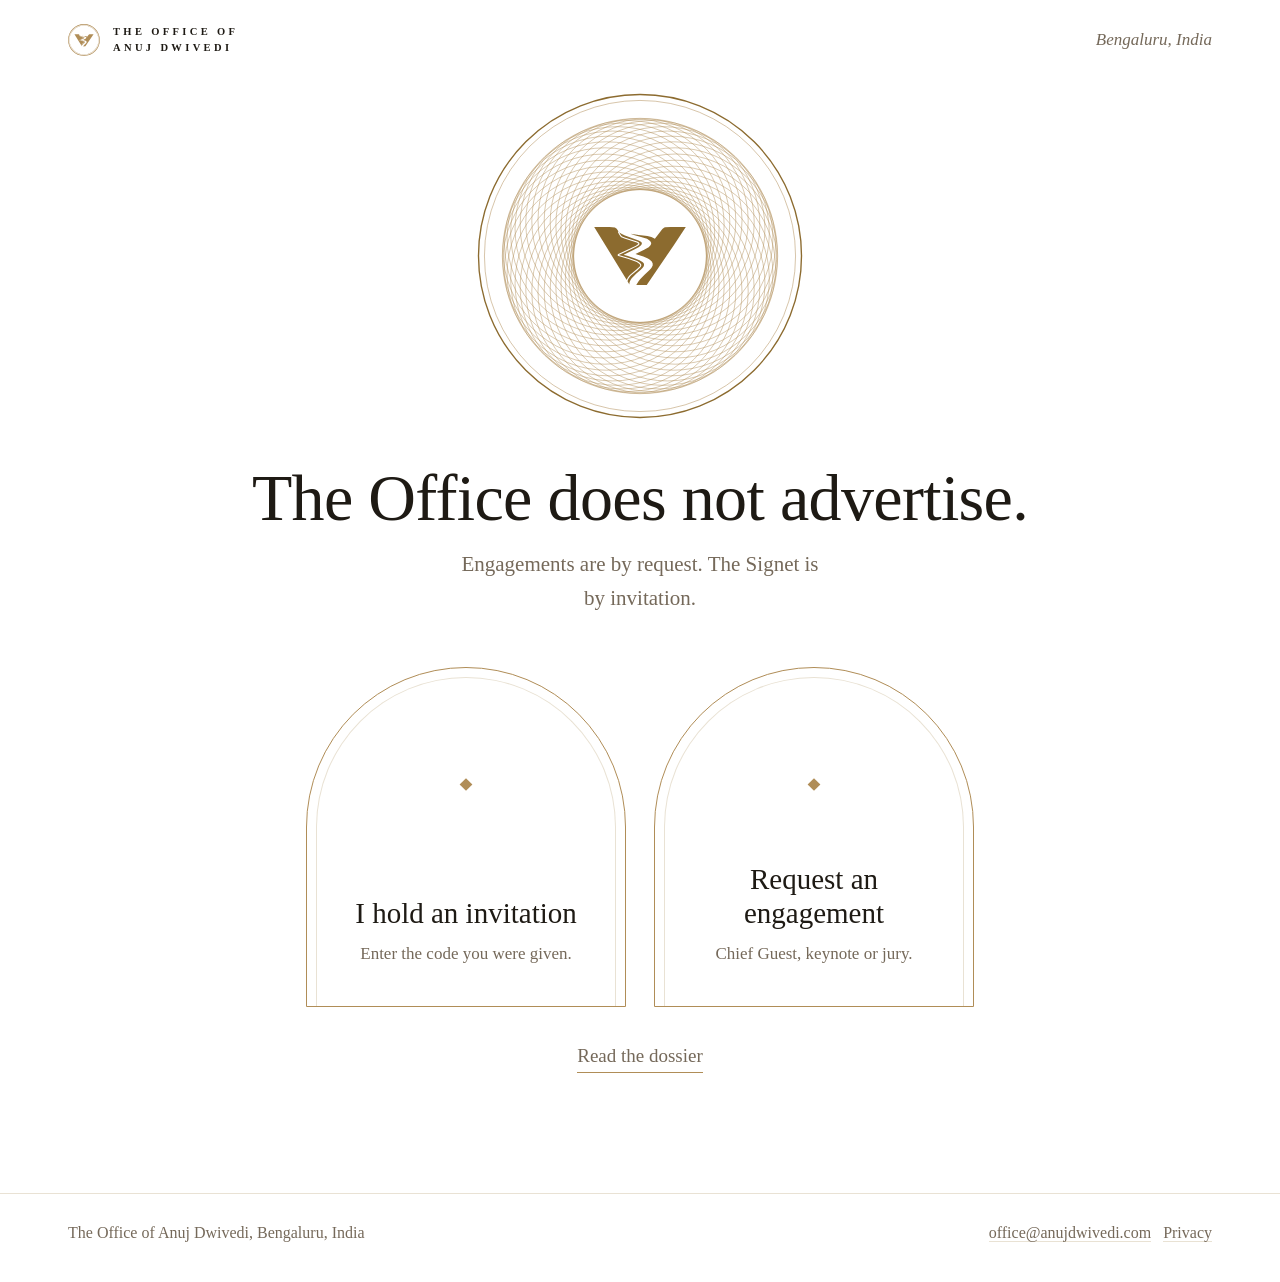
<file: index.html>
<!doctype html>
<html lang="en">
<head>
<meta charset="utf-8">
<meta name="viewport" content="width=device-width, initial-scale=1, viewport-fit=cover">
<title>Anuj Dwivedi</title>
<meta name="description" content="The Office of Anuj Dwivedi. Engagements by request. The Signet by invitation.">
<meta name="color-scheme" content="light only">
<meta name="theme-color" content="#FFFFFF">

<link rel="canonical" href="https://anujdwivedi.com/">
<link rel="icon" href="https://eteknisubztpqzzssexh.supabase.co/storage/v1/object/public/site/v1/img/favicon.svg" type="image/svg+xml">
<link rel="icon" href="https://eteknisubztpqzzssexh.supabase.co/storage/v1/object/public/site/v1/img/favicon-32.png" sizes="32x32" type="image/png">
<link rel="apple-touch-icon" href="https://eteknisubztpqzzssexh.supabase.co/storage/v1/object/public/site/v1/img/apple-touch-icon.png">
<meta property="og:type" content="website">
<meta property="og:site_name" content="The Office of Anuj Dwivedi">
<meta property="og:title" content="Anuj Dwivedi">
<meta property="og:description" content="The Office of Anuj Dwivedi. Engagements by request. The Signet by invitation.">
<meta property="og:url" content="https://anujdwivedi.com/">
<meta property="og:image" content="https://eteknisubztpqzzssexh.supabase.co/storage/v1/object/public/site/v1/img/og.png">
<meta name="twitter:card" content="summary_large_image">
<link rel="preload" href="https://eteknisubztpqzzssexh.supabase.co/storage/v1/object/public/site/v1/fonts/cg-500.woff2" as="font" type="font/woff2" crossorigin>
<link rel="preload" href="https://eteknisubztpqzzssexh.supabase.co/storage/v1/object/public/site/v1/fonts/eb-400.woff2" as="font" type="font/woff2" crossorigin>
<link rel="stylesheet" href="/assets/site.css?v=2">
</head>
<body>
<header class="wrap top"><a class="mark" href="/" aria-label="The Office of Anuj Dwivedi, home"><img src="/assets/seal.svg" alt="" width="32" height="32"><span class="wm">THE OFFICE OF<br>ANUJ DWIVEDI</span></a><span class="loc">Bengaluru, India</span></header>
<main class="wrap thr">
  <svg class="ros" viewBox="0 0 400 400" role="img" aria-label="The seal of the Office"><g class="rings"><circle cx="242.00" cy="200.00" r="120" style="--d:0ms;--c:754.0"/><circle cx="241.36" cy="207.29" r="120" style="--d:28ms;--c:754.0"/><circle cx="239.47" cy="214.36" r="120" style="--d:56ms;--c:754.0"/><circle cx="236.37" cy="221.00" r="120" style="--d:84ms;--c:754.0"/><circle cx="232.17" cy="227.00" r="120" style="--d:112ms;--c:754.0"/><circle cx="227.00" cy="232.17" r="120" style="--d:140ms;--c:754.0"/><circle cx="221.00" cy="236.37" r="120" style="--d:168ms;--c:754.0"/><circle cx="214.36" cy="239.47" r="120" style="--d:196ms;--c:754.0"/><circle cx="207.29" cy="241.36" r="120" style="--d:224ms;--c:754.0"/><circle cx="200.00" cy="242.00" r="120" style="--d:252ms;--c:754.0"/><circle cx="192.71" cy="241.36" r="120" style="--d:280ms;--c:754.0"/><circle cx="185.64" cy="239.47" r="120" style="--d:308ms;--c:754.0"/><circle cx="179.00" cy="236.37" r="120" style="--d:336ms;--c:754.0"/><circle cx="173.00" cy="232.17" r="120" style="--d:364ms;--c:754.0"/><circle cx="167.83" cy="227.00" r="120" style="--d:392ms;--c:754.0"/><circle cx="163.63" cy="221.00" r="120" style="--d:420ms;--c:754.0"/><circle cx="160.53" cy="214.36" r="120" style="--d:448ms;--c:754.0"/><circle cx="158.64" cy="207.29" r="120" style="--d:476ms;--c:754.0"/><circle cx="158.00" cy="200.00" r="120" style="--d:504ms;--c:754.0"/><circle cx="158.64" cy="192.71" r="120" style="--d:532ms;--c:754.0"/><circle cx="160.53" cy="185.64" r="120" style="--d:560ms;--c:754.0"/><circle cx="163.63" cy="179.00" r="120" style="--d:588ms;--c:754.0"/><circle cx="167.83" cy="173.00" r="120" style="--d:616ms;--c:754.0"/><circle cx="173.00" cy="167.83" r="120" style="--d:644ms;--c:754.0"/><circle cx="179.00" cy="163.63" r="120" style="--d:672ms;--c:754.0"/><circle cx="185.64" cy="160.53" r="120" style="--d:700ms;--c:754.0"/><circle cx="192.71" cy="158.64" r="120" style="--d:728ms;--c:754.0"/><circle cx="200.00" cy="158.00" r="120" style="--d:756ms;--c:754.0"/><circle cx="207.29" cy="158.64" r="120" style="--d:784ms;--c:754.0"/><circle cx="214.36" cy="160.53" r="120" style="--d:812ms;--c:754.0"/><circle cx="221.00" cy="163.63" r="120" style="--d:840ms;--c:754.0"/><circle cx="227.00" cy="167.83" r="120" style="--d:868ms;--c:754.0"/><circle cx="232.17" cy="173.00" r="120" style="--d:896ms;--c:754.0"/><circle cx="236.37" cy="179.00" r="120" style="--d:924ms;--c:754.0"/><circle cx="239.47" cy="185.64" r="120" style="--d:952ms;--c:754.0"/><circle cx="241.36" cy="192.71" r="120" style="--d:980ms;--c:754.0"/></g><circle class="frame" cx="200" cy="200" r="190"/><circle class="frame thin" cx="200" cy="200" r="183"/><path class="emb" transform="translate(109.80 108.04) scale(4.4)" d="M28.701271057128906 13.165889739990234 32.75 13.131285667419434 29.497175216674805 18.079730987548828 22.299434661865234 28.634109497070312 19.496469497680664 28.66871452331543 20.11935043334961 27.630578994750977 20.534605026245117 27.11151123046875 21.641948699951172 25.969562530517578 23.12994384765625 24.58538055419922 23.545198440551758 24.10091781616211 23.89124298095703 23.40882682800293V22.889759063720703L23.649011611938477 22.370691299438477L23.12994384765625 21.886228561401367L22.610876083374023 21.57478904724121L21.399717330932617 21.055721282958984L19.288841247558594 20.398235321044922L21.607345581054688 19.256284713745117L22.81850242614746 18.529590606689453L23.30296516418457 18.045127868652344L23.475988388061523 17.664478302001953V17.38764190673828L23.30296516418457 17.00699234008789L22.956920623779297 16.660945892333984L22.36864471435547 16.31490135192871L20.776836395263672 15.795833587646484L19.081214904785156 15.380578994750977L17.939266204833984 14.965324401855469L20.153955459594727 15.311369895935059L22.472457885742188 15.518997192382812L23.545198440551758 15.795833587646484L24.47951889038086 16.280296325683594L26.486581802368164 13.684957504272461L27.00564956665039 13.30430793762207L27.247880935668945 13.235098838806152ZM15.054886817932129 15.35486125946045Q15.063640594482422 15.369980812072754 15.074122428894043 15.383956909179688L15.385562896728516 15.799210548400879Q15.435744285583496 15.866118431091309 15.513628959655762 15.89659595489502L16.309532165527344 16.208036422729492Q16.316547393798828 16.210783004760742 16.323694229125977 16.213165283203125L19.625919342041016 17.313905715942383L19.96039581298828 17.481143951416016L20.05512046813965 17.607444763183594L20.047760009765625 17.666332244873047L19.864587783813477 17.849504470825195L19.420024871826172 18.135295867919922L17.846450805664062 18.922082901000977L14.701655387878418 20.37352752685547Q14.580578804016113 20.42940902709961 14.542862892150879 20.557313919067383Q14.459710121154785 20.839309692382812 14.741705894470215 20.922462463378906L17.43394660949707 21.716327667236328L18.905555725097656 22.22968101501465L19.608360290527344 22.530881881713867L20.118694305419922 22.817943572998047L20.47749137878418 23.14684295654297L20.524736404418945 23.225584030151367L20.545679092407227 23.45596694946289L20.432775497436523 23.68177604675293L19.61222267150879 24.469507217407227L18.028860092163086 25.777503967285156Q18.018091201782227 25.786401748657227 18.00821304321289 25.79627799987793L17.627561569213867 26.17692756652832Q17.611663818359375 26.192825317382812 17.59836769104004 26.210956573486328L17.21771812438965 26.730024337768555Q17.202983856201172 26.750118255615234 17.19183921813965 26.772403717041016L16.98421287536621 27.18765640258789Q16.965431213378906 27.225221633911133 16.957918167114258 27.266544342041016L16.949264526367188 27.31413459777832L8.25 13.131285667419434L12.367938041687012 13.165889739990234L13.786723136901855 13.26970386505127L14.271186828613281 13.581144332885742L14.745824813842773 14.318082809448242Q14.537861824035645 14.461816787719727 14.674237251281738 14.697375297546387ZM15.309322357177734 15.20755672454834 14.928672790527344 14.550070762634277 15.516948699951172 14.965324401855469 16.485876083374023 15.449788093566895 20.11935043334961 16.73015594482422 20.742231369018555 17.076200485229492 20.98446273803711 17.38764190673828V17.699081420898438L20.776836395263672 18.045127868652344L20.11935043334961 18.529590606689453L18.977401733398438 19.1524715423584L16.139829635620117 20.536651611328125L16.278247833251953 20.640466690063477L17.07415199279785 20.848093032836914L19.185028076171875 21.540184020996094L20.361581802368164 22.024646759033203L21.157485961914062 22.509109497070312L21.434322357177734 22.785945892333984L21.57274055480957 23.062782287597656L21.538135528564453 23.581850051879883L21.226694107055664 24.066312789916992L20.707626342773438 24.58538055419922L19.461864471435547 25.65812110900879L18.285310745239258 26.869279861450195L17.97386932373047 27.319137573242188L17.76624298095703 27.768997192382812L17.662429809570312 28.149646759033203V28.495691299438477L17.17796516418457 27.69978904724121L17.247175216674805 27.319137573242188L17.454801559448242 26.903884887695312L17.835451126098633 26.384817123413086L18.216102600097656 26.004167556762695L19.80790901184082 24.68919563293457L20.673023223876953 23.858686447143555L20.846044540405273 23.51264190673828L20.81144142150879 23.13199234008789L20.707626342773438 22.958969116210938L20.292373657226562 22.578319549560547L19.73870086669922 22.266878128051758L19.012004852294922 21.9554386138916L17.524011611938477 21.436370849609375L14.824858665466309 20.640466690063477L17.97386932373047 19.187076568603516L19.565677642822266 18.391172409057617L20.050140380859375 18.079730987548828L20.326976776123047 17.802894592285156L20.361581802368164 17.526060104370117L20.153955459594727 17.249223709106445L19.73870086669922 17.041595458984375L16.41666603088379 15.93425178527832L15.620762825012207 15.622810363769531Z"/></svg>
  <h1>The Office does not advertise.</h1>
  <p class="lede">Engagements are by request. The Signet is by invitation.</p>
  <div class="doors">
    <a class="door" href="/signet"><span class="t">I hold an invitation</span><span class="d">Enter the code you were given.</span></a>
    <a class="door" href="/request"><span class="t">Request an engagement</span><span class="d">Chief Guest, keynote or jury.</span></a>
  </div>
  <a class="quiet link" href="/dossier">Read the dossier</a>
</main>
<footer class="foot"><div class="wrap"><span>The Office of Anuj Dwivedi, Bengaluru, India</span>
<span><a href="mailto:office@anujdwivedi.com">office@anujdwivedi.com</a> &nbsp; <a href="/privacy">Privacy</a></span></div></footer>
<script src="/assets/app.js?v=2" defer></script>
</body>
</html>
</file>
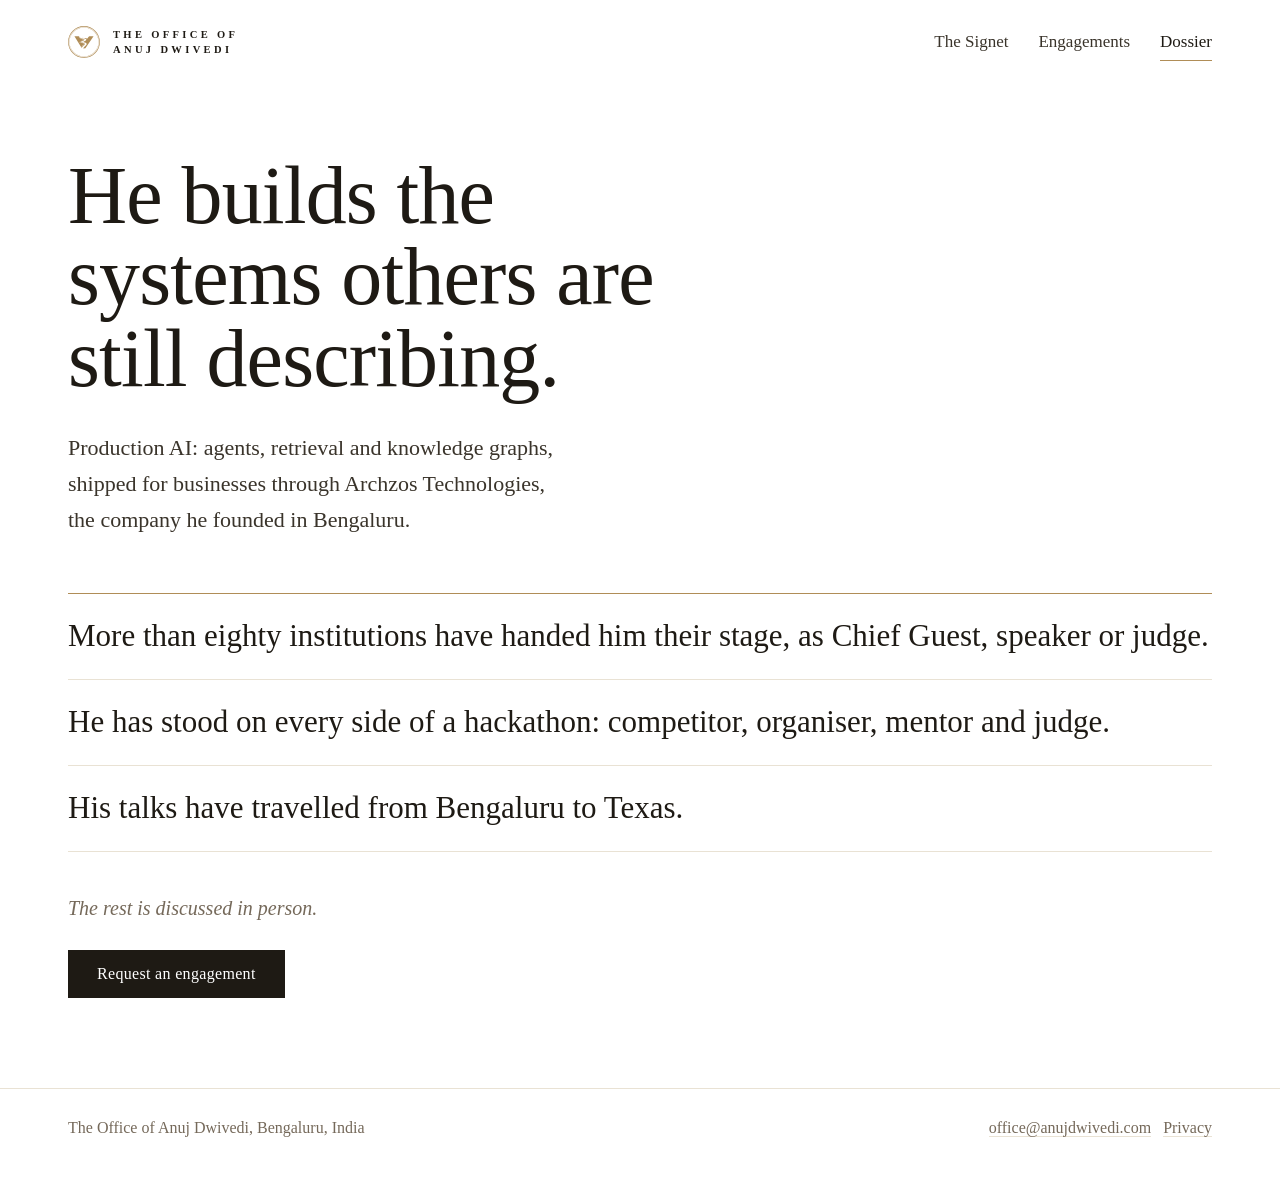
<file: dossier.html>
<!doctype html>
<html lang="en">
<head>
<meta charset="utf-8">
<meta name="viewport" content="width=device-width, initial-scale=1, viewport-fit=cover">
<title>Dossier · Anuj Dwivedi</title>
<meta name="description" content="An engineer of production AI. Founder of Archzos Technologies, Bengaluru.">
<meta name="color-scheme" content="light only">
<meta name="theme-color" content="#FFFFFF">

<link rel="canonical" href="https://anujdwivedi.com/dossier">
<link rel="icon" href="https://eteknisubztpqzzssexh.supabase.co/storage/v1/object/public/site/v1/img/favicon.svg" type="image/svg+xml">
<link rel="icon" href="https://eteknisubztpqzzssexh.supabase.co/storage/v1/object/public/site/v1/img/favicon-32.png" sizes="32x32" type="image/png">
<link rel="apple-touch-icon" href="https://eteknisubztpqzzssexh.supabase.co/storage/v1/object/public/site/v1/img/apple-touch-icon.png">
<meta property="og:type" content="website">
<meta property="og:site_name" content="The Office of Anuj Dwivedi">
<meta property="og:title" content="Dossier · Anuj Dwivedi">
<meta property="og:description" content="An engineer of production AI. Founder of Archzos Technologies, Bengaluru.">
<meta property="og:url" content="https://anujdwivedi.com/dossier">
<meta property="og:image" content="https://eteknisubztpqzzssexh.supabase.co/storage/v1/object/public/site/v1/img/og.png">
<meta name="twitter:card" content="summary_large_image">
<link rel="preload" href="https://eteknisubztpqzzssexh.supabase.co/storage/v1/object/public/site/v1/fonts/cg-500.woff2" as="font" type="font/woff2" crossorigin>
<link rel="preload" href="https://eteknisubztpqzzssexh.supabase.co/storage/v1/object/public/site/v1/fonts/eb-400.woff2" as="font" type="font/woff2" crossorigin>
<link rel="stylesheet" href="/assets/site.css?v=2">
</head>
<body>
<header class="wrap top"><a class="mark" href="/" aria-label="The Office of Anuj Dwivedi, home"><img src="/assets/seal.svg" alt="" width="32" height="32"><span class="wm">THE OFFICE OF<br>ANUJ DWIVEDI</span></a><nav class="nav" aria-label="Main"><a href="/signet">The Signet</a><a href="/request">Engagements</a><a href="/dossier" aria-current="page" class="hide-s">Dossier</a></nav></header>
<main class="wrap dossier">
  <h1>He builds the systems others are still describing.</h1>
  <p class="intro">Production AI: agents, retrieval and knowledge graphs, shipped for businesses through Archzos Technologies, the company he founded in Bengaluru.</p>
  <div class="story">
    <p>More than eighty institutions have handed him their stage, as Chief Guest, speaker or judge.</p>
    <p>He has stood on every side of a hackathon: competitor, organiser, mentor and judge.</p>
    <p>His talks have travelled from Bengaluru to Texas.</p>
  </div>
  <p class="close">The rest is discussed in person.</p>
  <p style="margin-top:26px"><a class="btn" href="/request">Request an engagement</a></p>
</main>
<footer class="foot"><div class="wrap"><span>The Office of Anuj Dwivedi, Bengaluru, India</span>
<span><a href="mailto:office@anujdwivedi.com">office@anujdwivedi.com</a> &nbsp; <a href="/privacy">Privacy</a></span></div></footer>
<script src="/assets/app.js?v=2" defer></script>
</body>
</html>
</file>
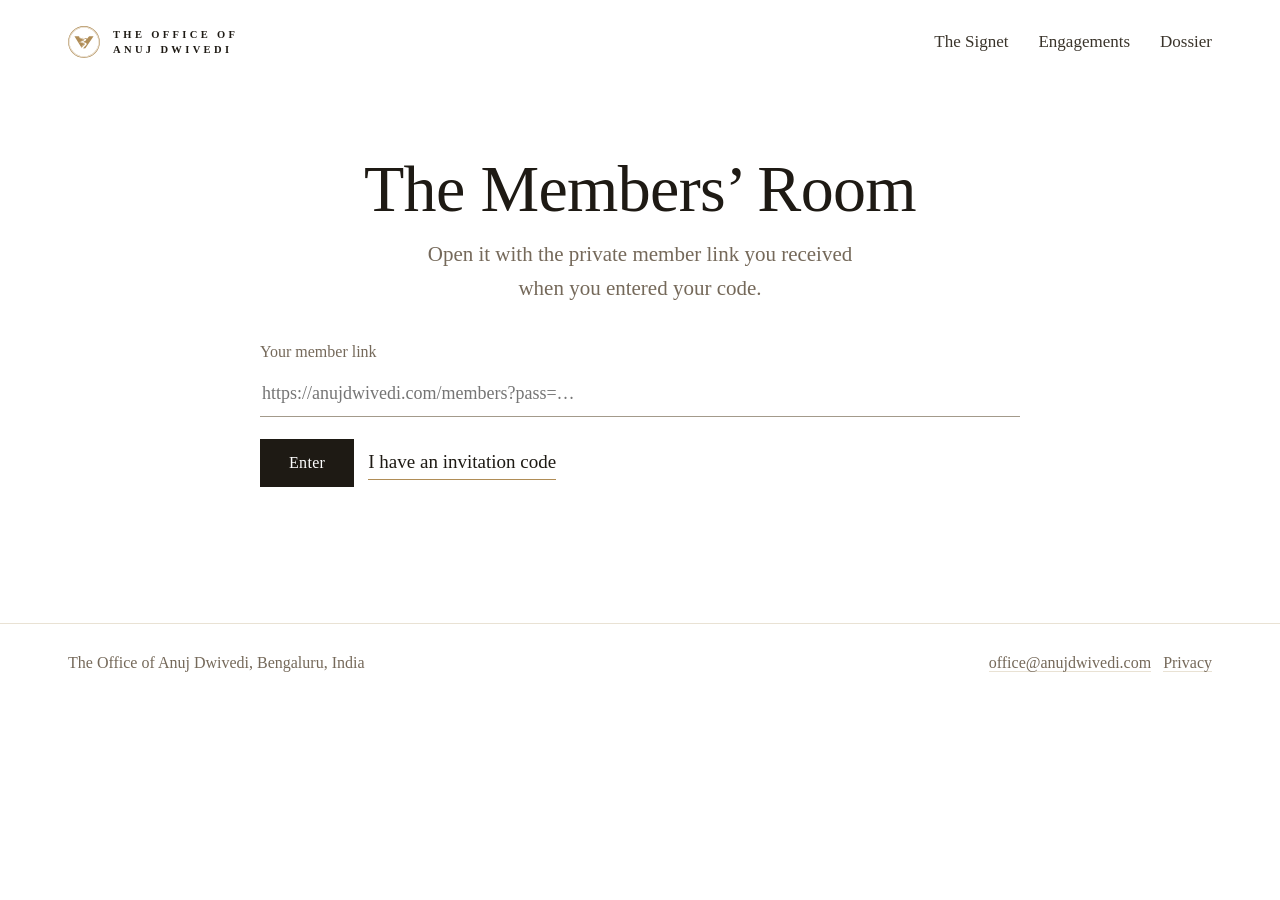
<file: members.html>
<!doctype html>
<html lang="en">
<head>
<meta charset="utf-8">
<meta name="viewport" content="width=device-width, initial-scale=1, viewport-fit=cover">
<title>The Members' Room</title>
<meta name="description" content="Members only.">
<meta name="color-scheme" content="light only">
<meta name="theme-color" content="#FFFFFF">
<meta name="robots" content="noindex,nofollow">
<link rel="canonical" href="https://anujdwivedi.com/members">
<link rel="icon" href="https://eteknisubztpqzzssexh.supabase.co/storage/v1/object/public/site/v1/img/favicon.svg" type="image/svg+xml">
<link rel="icon" href="https://eteknisubztpqzzssexh.supabase.co/storage/v1/object/public/site/v1/img/favicon-32.png" sizes="32x32" type="image/png">
<link rel="apple-touch-icon" href="https://eteknisubztpqzzssexh.supabase.co/storage/v1/object/public/site/v1/img/apple-touch-icon.png">
<meta property="og:type" content="website">
<meta property="og:site_name" content="The Office of Anuj Dwivedi">
<meta property="og:title" content="The Members' Room">
<meta property="og:description" content="Members only.">
<meta property="og:url" content="https://anujdwivedi.com/members">
<meta property="og:image" content="https://eteknisubztpqzzssexh.supabase.co/storage/v1/object/public/site/v1/img/og.png">
<meta name="twitter:card" content="summary_large_image">
<link rel="preload" href="https://eteknisubztpqzzssexh.supabase.co/storage/v1/object/public/site/v1/fonts/cg-500.woff2" as="font" type="font/woff2" crossorigin>
<link rel="preload" href="https://eteknisubztpqzzssexh.supabase.co/storage/v1/object/public/site/v1/fonts/eb-400.woff2" as="font" type="font/woff2" crossorigin>
<link rel="stylesheet" href="/assets/site.css?v=2">
</head>
<body>
<header class="wrap top"><a class="mark" href="/" aria-label="The Office of Anuj Dwivedi, home"><img src="/assets/seal.svg" alt="" width="32" height="32"><span class="wm">THE OFFICE OF<br>ANUJ DWIVEDI</span></a><nav class="nav" aria-label="Main"><a href="/signet">The Signet</a><a href="/request">Engagements</a><a href="/dossier" class="hide-s">Dossier</a></nav></header>
<main class="wrap">
  <section id="gate" hidden class="narrow" style="margin:0 auto;padding-block:70px 0;text-align:center">
    <h1>The Members’ Room</h1>
    <p class="lede" style="margin:14px auto 0">Open it with the private member link you received when you entered your code.</p>
    <form class="form" style="margin-top:34px;text-align:left" novalidate>
      <div><label for="pass">Your member link</label><input id="pass" autocomplete="off" spellcheck="false" placeholder="https://anujdwivedi.com/members?pass=…"></div>
      <div class="row"><button class="btn" type="submit">Enter</button><a class="link" href="/signet#invite">I have an invitation code</a></div>
      <div class="status" role="alert" aria-live="polite"></div>
    </form>
  </section>
  <div id="room" hidden></div>
</main>
<footer class="foot"><div class="wrap"><span>The Office of Anuj Dwivedi, Bengaluru, India</span>
<span><a href="mailto:office@anujdwivedi.com">office@anujdwivedi.com</a> &nbsp; <a href="/privacy">Privacy</a></span></div></footer>
<script src="/assets/app.js?v=2" defer></script><script src="/assets/room.js?v=2" defer></script>
</body>
</html>
</file>
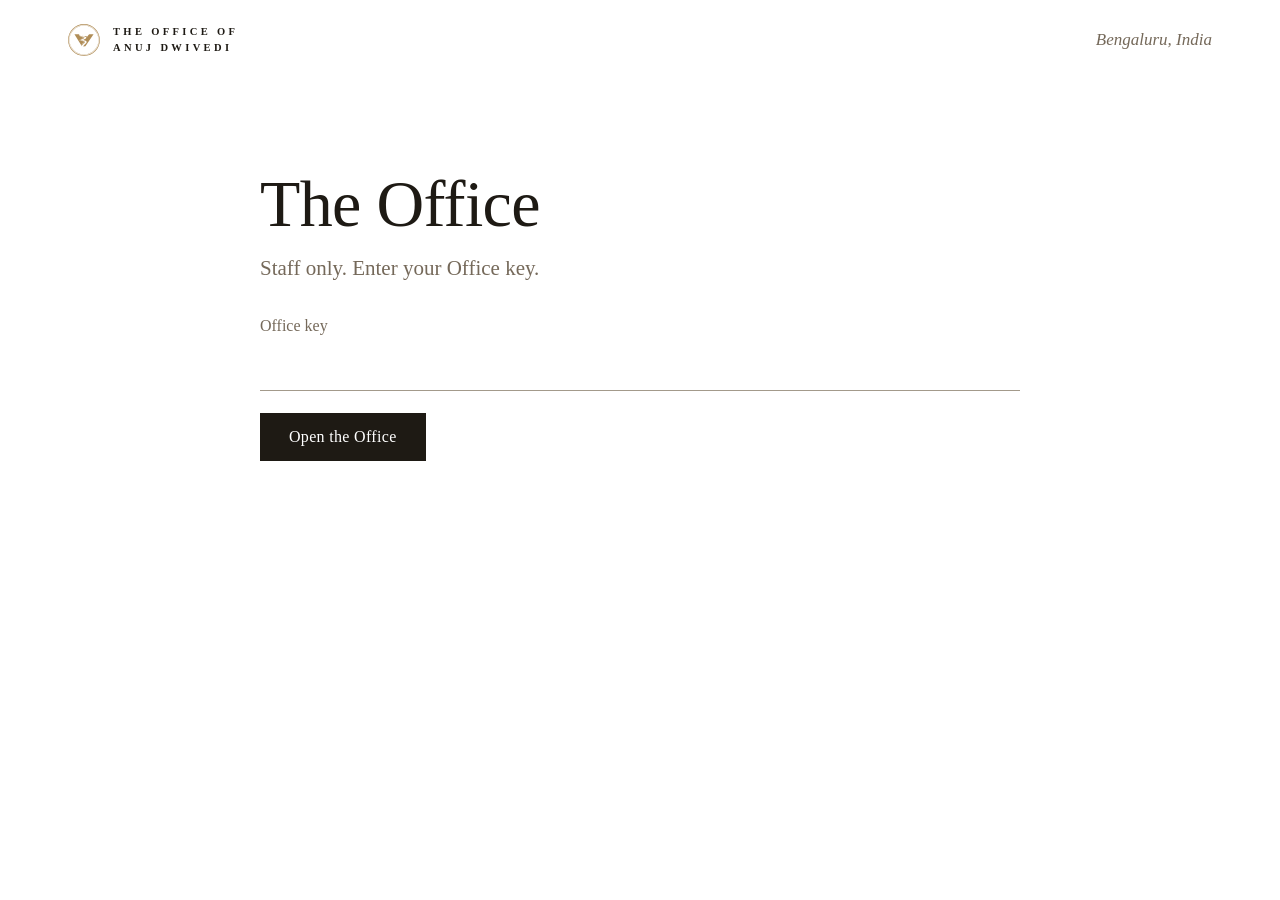
<file: office.html>
<!doctype html>
<html lang="en">
<head>
<meta charset="utf-8">
<meta name="viewport" content="width=device-width, initial-scale=1, viewport-fit=cover">
<title>The Office</title>
<meta name="description" content="Staff only.">
<meta name="color-scheme" content="light only">
<meta name="theme-color" content="#FFFFFF">
<meta name="robots" content="noindex,nofollow">
<link rel="canonical" href="https://anujdwivedi.com/office">
<link rel="icon" href="https://eteknisubztpqzzssexh.supabase.co/storage/v1/object/public/site/v1/img/favicon.svg" type="image/svg+xml">
<link rel="icon" href="https://eteknisubztpqzzssexh.supabase.co/storage/v1/object/public/site/v1/img/favicon-32.png" sizes="32x32" type="image/png">
<link rel="apple-touch-icon" href="https://eteknisubztpqzzssexh.supabase.co/storage/v1/object/public/site/v1/img/apple-touch-icon.png">
<meta property="og:type" content="website">
<meta property="og:site_name" content="The Office of Anuj Dwivedi">
<meta property="og:title" content="The Office">
<meta property="og:description" content="Staff only.">
<meta property="og:url" content="https://anujdwivedi.com/office">
<meta property="og:image" content="https://eteknisubztpqzzssexh.supabase.co/storage/v1/object/public/site/v1/img/og.png">
<meta name="twitter:card" content="summary_large_image">
<link rel="preload" href="https://eteknisubztpqzzssexh.supabase.co/storage/v1/object/public/site/v1/fonts/cg-500.woff2" as="font" type="font/woff2" crossorigin>
<link rel="preload" href="https://eteknisubztpqzzssexh.supabase.co/storage/v1/object/public/site/v1/fonts/eb-400.woff2" as="font" type="font/woff2" crossorigin>
<link rel="stylesheet" href="/assets/site.css?v=2">
</head>
<body>
<header class="wrap top"><a class="mark" href="/" aria-label="The Office of Anuj Dwivedi, home"><img src="/assets/seal.svg" alt="" width="32" height="32"><span class="wm">THE OFFICE OF<br>ANUJ DWIVEDI</span></a><span class="loc">Bengaluru, India</span></header>
<main class="wrap panel">
  <section id="gate" hidden class="narrow" style="margin:0 auto;padding-block:60px 0">
    <h1>The Office</h1>
    <p class="lede" style="margin-top:12px">Staff only. Enter your Office key.</p>
    <form class="form" style="margin-top:28px" novalidate>
      <div><label for="okey">Office key</label><input id="okey" type="password" autocomplete="current-password" spellcheck="false"></div>
      <div><button class="btn" type="submit">Open the Office</button></div>
      <div class="status" role="alert" aria-live="polite"></div>
    </form>
  </section>
  <div id="panel" hidden></div>
</main>
<script src="/assets/app.js?v=2" defer></script><script src="/assets/panel.js?v=2" defer></script>
</body></html>
</file>
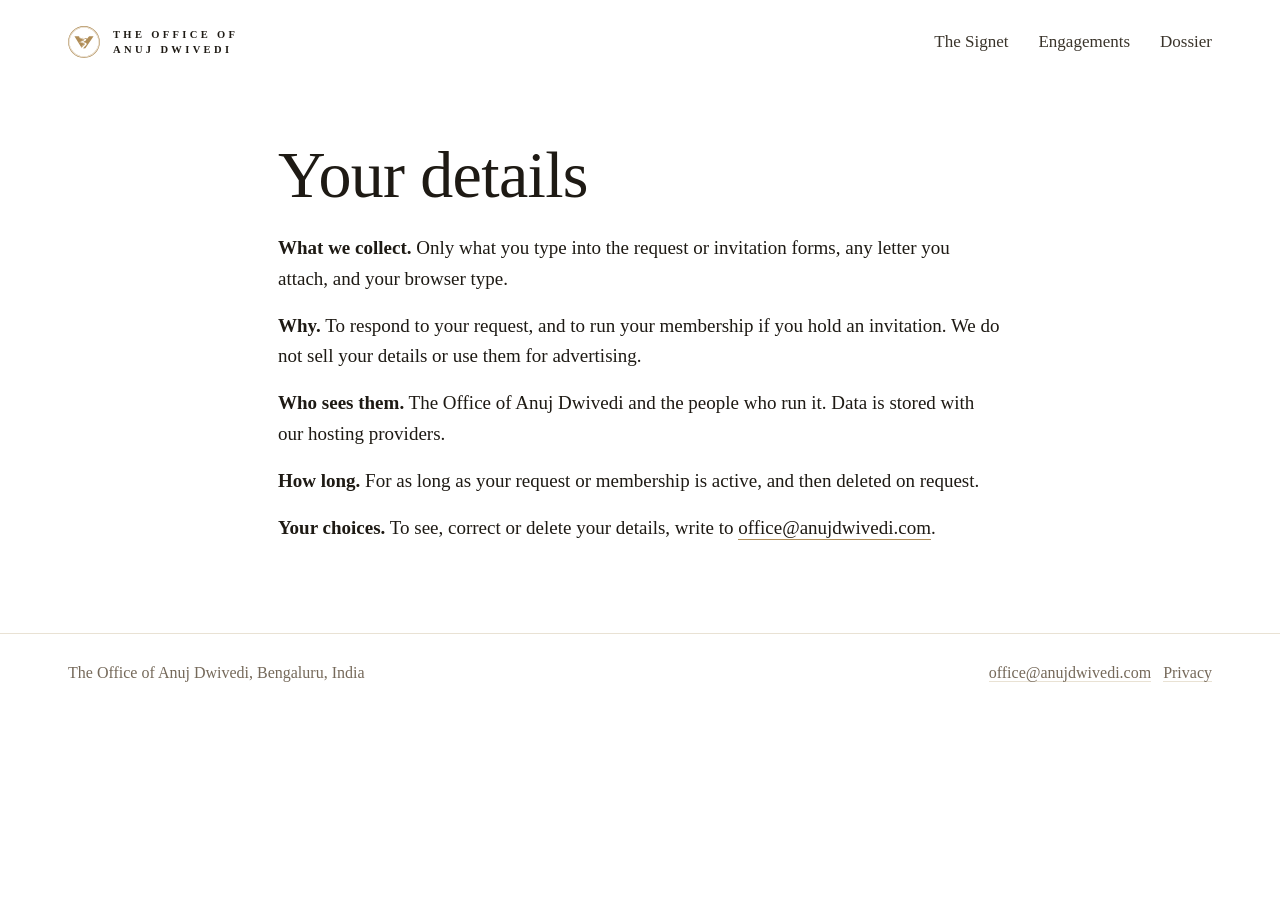
<file: privacy.html>
<!doctype html>
<html lang="en">
<head>
<meta charset="utf-8">
<meta name="viewport" content="width=device-width, initial-scale=1, viewport-fit=cover">
<title>Privacy · The Office of Anuj Dwivedi</title>
<meta name="description" content="How the Office of Anuj Dwivedi handles the details you share.">
<meta name="color-scheme" content="light only">
<meta name="theme-color" content="#FFFFFF">

<link rel="canonical" href="https://anujdwivedi.com/privacy">
<link rel="icon" href="https://eteknisubztpqzzssexh.supabase.co/storage/v1/object/public/site/v1/img/favicon.svg" type="image/svg+xml">
<link rel="icon" href="https://eteknisubztpqzzssexh.supabase.co/storage/v1/object/public/site/v1/img/favicon-32.png" sizes="32x32" type="image/png">
<link rel="apple-touch-icon" href="https://eteknisubztpqzzssexh.supabase.co/storage/v1/object/public/site/v1/img/apple-touch-icon.png">
<meta property="og:type" content="website">
<meta property="og:site_name" content="The Office of Anuj Dwivedi">
<meta property="og:title" content="Privacy · The Office of Anuj Dwivedi">
<meta property="og:description" content="How the Office of Anuj Dwivedi handles the details you share.">
<meta property="og:url" content="https://anujdwivedi.com/privacy">
<meta property="og:image" content="https://eteknisubztpqzzssexh.supabase.co/storage/v1/object/public/site/v1/img/og.png">
<meta name="twitter:card" content="summary_large_image">
<link rel="preload" href="https://eteknisubztpqzzssexh.supabase.co/storage/v1/object/public/site/v1/fonts/cg-500.woff2" as="font" type="font/woff2" crossorigin>
<link rel="preload" href="https://eteknisubztpqzzssexh.supabase.co/storage/v1/object/public/site/v1/fonts/eb-400.woff2" as="font" type="font/woff2" crossorigin>
<link rel="stylesheet" href="/assets/site.css?v=2">
</head>
<body>
<header class="wrap top"><a class="mark" href="/" aria-label="The Office of Anuj Dwivedi, home"><img src="/assets/seal.svg" alt="" width="32" height="32"><span class="wm">THE OFFICE OF<br>ANUJ DWIVEDI</span></a><nav class="nav" aria-label="Main"><a href="/signet">The Signet</a><a href="/request">Engagements</a><a href="/dossier" class="hide-s">Dossier</a></nav></header>
<main class="wrap narrow" style="padding-block:56px 0">
  <h1>Your details</h1>
  <p style="margin-top:24px"><b>What we collect.</b> Only what you type into the request or invitation forms, any letter you attach, and your browser type.</p>
  <p><b>Why.</b> To respond to your request, and to run your membership if you hold an invitation. We do not sell your details or use them for advertising.</p>
  <p><b>Who sees them.</b> The Office of Anuj Dwivedi and the people who run it. Data is stored with our hosting providers.</p>
  <p><b>How long.</b> For as long as your request or membership is active, and then deleted on request.</p>
  <p><b>Your choices.</b> To see, correct or delete your details, write to <a class="link" href="mailto:office@anujdwivedi.com">office@anujdwivedi.com</a>.</p>
</main>
<footer class="foot"><div class="wrap"><span>The Office of Anuj Dwivedi, Bengaluru, India</span>
<span><a href="mailto:office@anujdwivedi.com">office@anujdwivedi.com</a> &nbsp; <a href="/privacy">Privacy</a></span></div></footer>
<script src="/assets/app.js?v=2" defer></script>
</body>
</html>
</file>
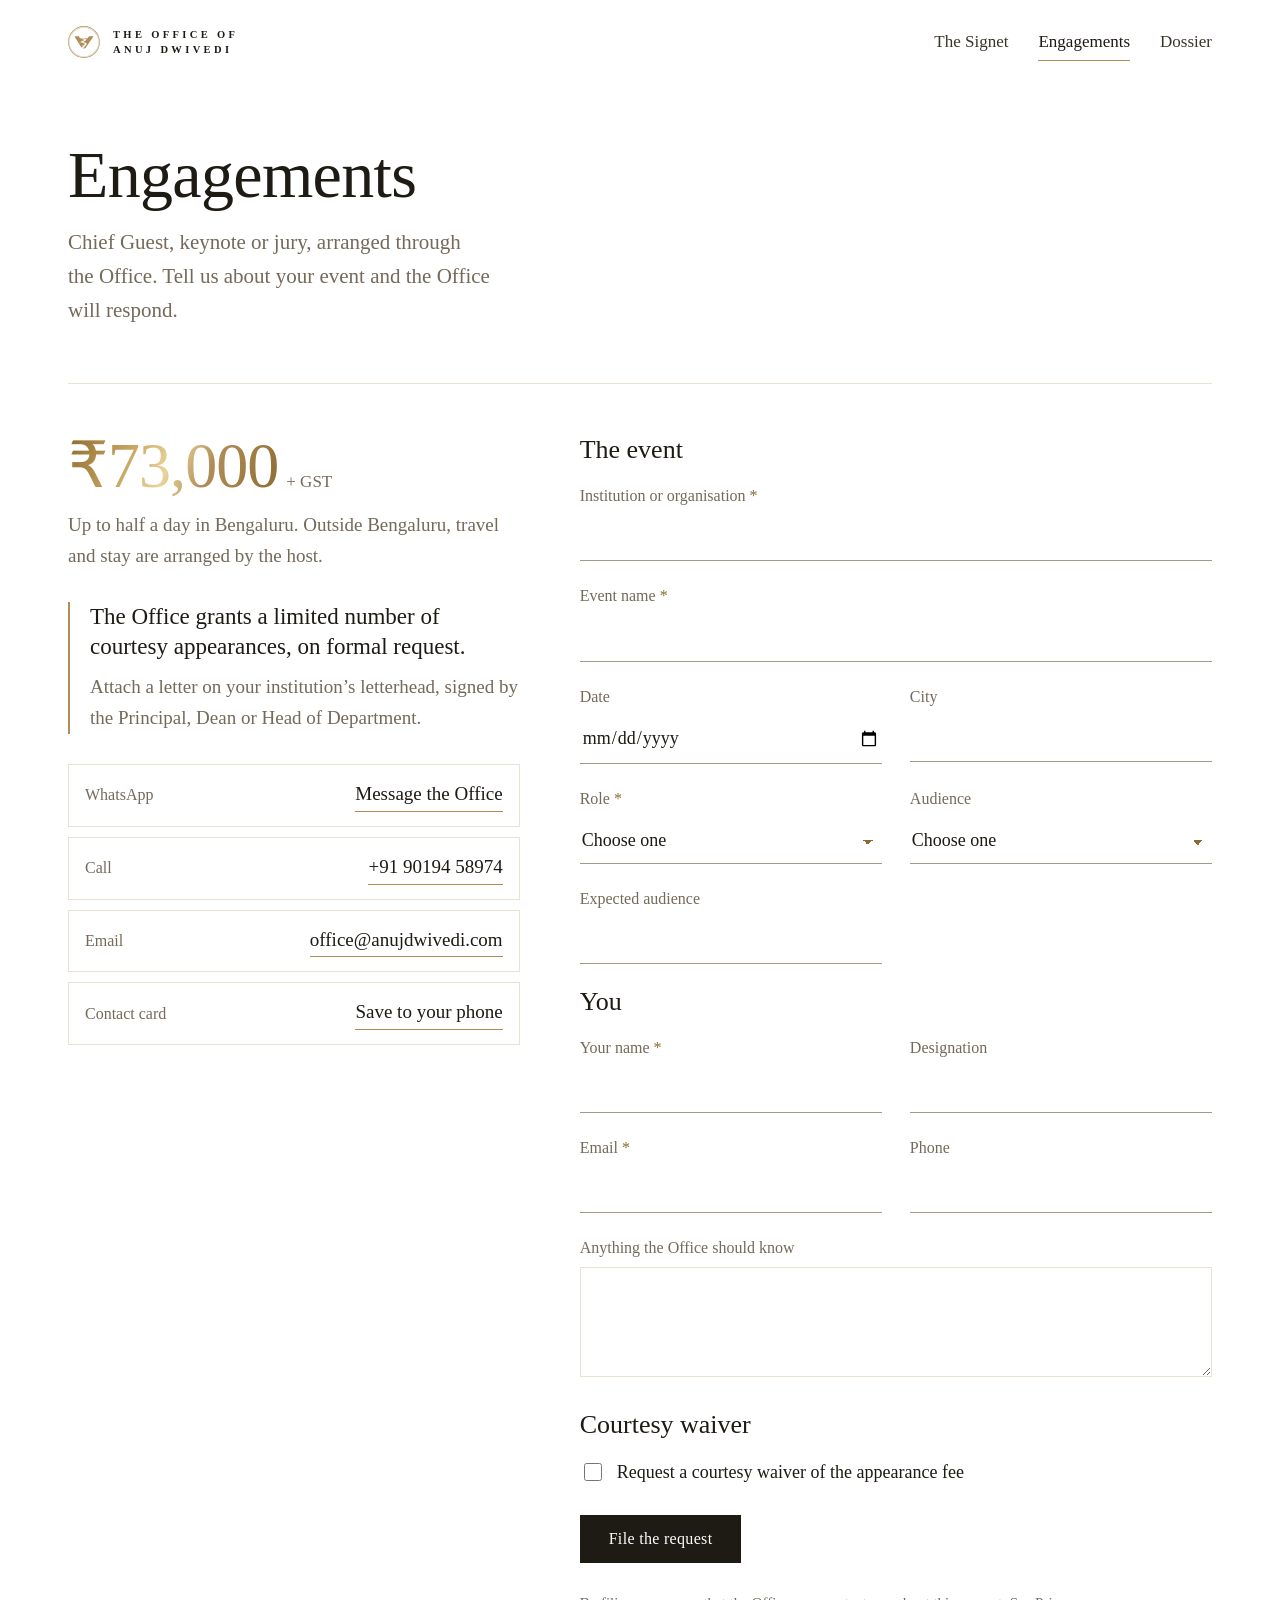
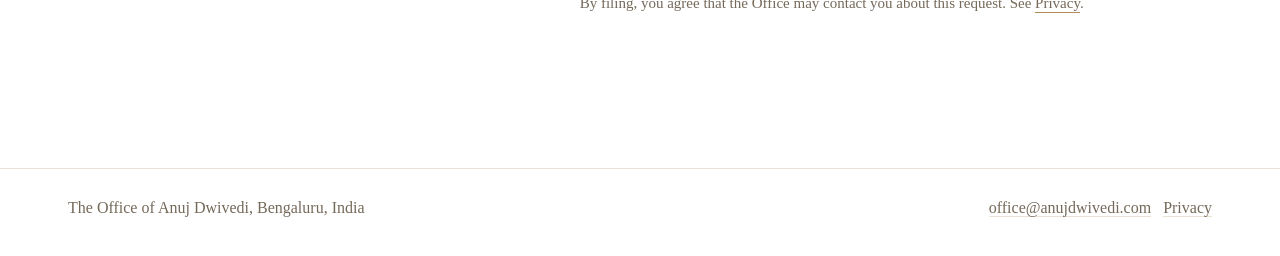
<file: request.html>
<!doctype html>
<html lang="en">
<head>
<meta charset="utf-8">
<meta name="viewport" content="width=device-width, initial-scale=1, viewport-fit=cover">
<title>Engagements · The Office of Anuj Dwivedi</title>
<meta name="description" content="Invite Anuj Dwivedi as Chief Guest, keynote speaker or jury member. Requests are handled by his Office.">
<meta name="color-scheme" content="light only">
<meta name="theme-color" content="#FFFFFF">

<link rel="canonical" href="https://anujdwivedi.com/request">
<link rel="icon" href="https://eteknisubztpqzzssexh.supabase.co/storage/v1/object/public/site/v1/img/favicon.svg" type="image/svg+xml">
<link rel="icon" href="https://eteknisubztpqzzssexh.supabase.co/storage/v1/object/public/site/v1/img/favicon-32.png" sizes="32x32" type="image/png">
<link rel="apple-touch-icon" href="https://eteknisubztpqzzssexh.supabase.co/storage/v1/object/public/site/v1/img/apple-touch-icon.png">
<meta property="og:type" content="website">
<meta property="og:site_name" content="The Office of Anuj Dwivedi">
<meta property="og:title" content="Engagements · The Office of Anuj Dwivedi">
<meta property="og:description" content="Invite Anuj Dwivedi as Chief Guest, keynote speaker or jury member. Requests are handled by his Office.">
<meta property="og:url" content="https://anujdwivedi.com/request">
<meta property="og:image" content="https://eteknisubztpqzzssexh.supabase.co/storage/v1/object/public/site/v1/img/og.png">
<meta name="twitter:card" content="summary_large_image">
<link rel="preload" href="https://eteknisubztpqzzssexh.supabase.co/storage/v1/object/public/site/v1/fonts/cg-500.woff2" as="font" type="font/woff2" crossorigin>
<link rel="preload" href="https://eteknisubztpqzzssexh.supabase.co/storage/v1/object/public/site/v1/fonts/eb-400.woff2" as="font" type="font/woff2" crossorigin>
<link rel="stylesheet" href="/assets/site.css?v=2">
</head>
<body>
<header class="wrap top"><a class="mark" href="/" aria-label="The Office of Anuj Dwivedi, home"><img src="/assets/seal.svg" alt="" width="32" height="32"><span class="wm">THE OFFICE OF<br>ANUJ DWIVEDI</span></a><nav class="nav" aria-label="Main"><a href="/signet">The Signet</a><a href="/request" aria-current="page">Engagements</a><a href="/dossier" class="hide-s">Dossier</a></nav></header>
<main class="wrap">
  <section class="head">
    <h1>Engagements</h1>
    <p class="lede">Chief Guest, keynote or jury, arranged through the Office. Tell us about your event and the Office will respond.</p>
  </section>
  <section class="invite" style="margin-top:50px;border-top:0;padding-top:0">
    <div class="side">
      <div class="price"><span class="n" style="font-size:64px;background:var(--foil);-webkit-background-clip:text;background-clip:text;color:transparent">₹73,000</span><span class="per">+ GST</span></div>
      <p style="margin-top:12px">Up to half a day in Bengaluru. Outside Bengaluru, travel and stay are arranged by the host.</p>
      <div style="border-left:2px solid var(--gold);padding-left:20px;margin-top:30px">
        <p style="font:500 23px/1.32 var(--display);color:var(--ink);margin-bottom:10px">The Office grants a limited number of courtesy appearances, on formal request.</p>
        <p>Attach a letter on your institution’s letterhead, signed by the Principal, Dean or Head of Department.</p>
      </div>
      <div class="reqs" style="margin-top:30px">
        <div class="r"><span class="muted small">WhatsApp</span><a class="link" href="https://wa.me/919019458974?text=Hello%2C%20I%27d%20like%20to%20reach%20the%20Office%20of%20Anuj%20Dwivedi." target="_blank" rel="noopener">Message the Office</a></div>
        <div class="r"><span class="muted small">Call</span><a class="link" href="tel:+919019458974">+91 90194 58974</a></div>
        <div class="r"><span class="muted small">Email</span><a class="link" href="mailto:office@anujdwivedi.com">office@anujdwivedi.com</a></div>
        <div class="r"><span class="muted small">Contact card</span><a class="link" href="/anuj-dwivedi.vcf" download>Save to your phone</a></div>
      </div>
    </div>
    <form id="request-form" class="form" novalidate>
      <fieldset><legend>The event</legend><div class="grid2">
        <div class="full"><label for="institution">Institution or organisation <span class="req">*</span></label><input id="institution" name="institution" required maxlength="200" autocomplete="organization"></div>
        <div class="full"><label for="event_name">Event name <span class="req">*</span></label><input id="event_name" name="event_name" required maxlength="200"></div>
        <div><label for="event_date">Date</label><input id="event_date" name="event_date" type="date"></div>
        <div><label for="event_city">City</label><input id="event_city" name="event_city" maxlength="80" autocomplete="address-level2"></div>
        <div><label for="role">Role <span class="req">*</span></label><select id="role" name="role" required><option value="">Choose one</option><option>Chief Guest</option><option>Keynote / Guest Speaker</option><option>Jury Member</option><option>Workshop / Resource Person</option><option>Other</option></select></div>
        <div><label for="audience">Audience</label><select id="audience" name="audience"><option value="">Choose one</option><option>Students</option><option>Faculty</option><option>Founders</option><option>Professionals</option><option>Mixed</option></select></div>
        <div><label for="audience_size">Expected audience</label><input id="audience_size" name="audience_size" inputmode="numeric" maxlength="6"></div>
      </div></fieldset>
      <fieldset><legend>You</legend><div class="grid2">
        <div><label for="contact_name">Your name <span class="req">*</span></label><input id="contact_name" name="contact_name" required maxlength="120" autocomplete="name"></div>
        <div><label for="contact_designation">Designation</label><input id="contact_designation" name="contact_designation" maxlength="120" autocomplete="organization-title"></div>
        <div><label for="contact_email">Email <span class="req">*</span></label><input id="contact_email" name="contact_email" type="email" required maxlength="200" autocomplete="email"></div>
        <div><label for="contact_phone">Phone</label><input id="contact_phone" name="contact_phone" type="tel" maxlength="40" autocomplete="tel"></div>
        <div class="full"><label for="message">Anything the Office should know</label><textarea id="message" name="message" maxlength="3000"></textarea></div>
      </div></fieldset>
      <fieldset><legend>Courtesy waiver</legend>
        <label class="check"><input type="checkbox" id="waiver"> <span>Request a courtesy waiver of the appearance fee</span></label>
        <div id="waiver-box" hidden style="margin-top:16px"><label for="letter">Letter on your letterhead <span class="req">*</span></label>
          <input id="letter" name="letter" type="file" accept="application/pdf,image/jpeg,image/png"><div class="hint">PDF, JPG or PNG, up to 5 MB, signed by the Principal, Dean or Head of Department.</div></div>
      </fieldset>
      <div class="hp" aria-hidden="true"><label>Website<input name="website" tabindex="-1" autocomplete="off"></label></div>
      <div><button class="btn" type="submit">File the request</button></div>
      <p class="hint">By filing, you agree that the Office may contact you about this request. See <a class="link" href="/privacy">Privacy</a>.</p>
      <div class="status" role="alert" aria-live="polite"></div>
    </form>
  </section>
</main>
<footer class="foot"><div class="wrap"><span>The Office of Anuj Dwivedi, Bengaluru, India</span>
<span><a href="mailto:office@anujdwivedi.com">office@anujdwivedi.com</a> &nbsp; <a href="/privacy">Privacy</a></span></div></footer>
<script src="/assets/app.js?v=2" defer></script><script src="/assets/request.js?v=2" defer></script>
</body>
</html>
</file>
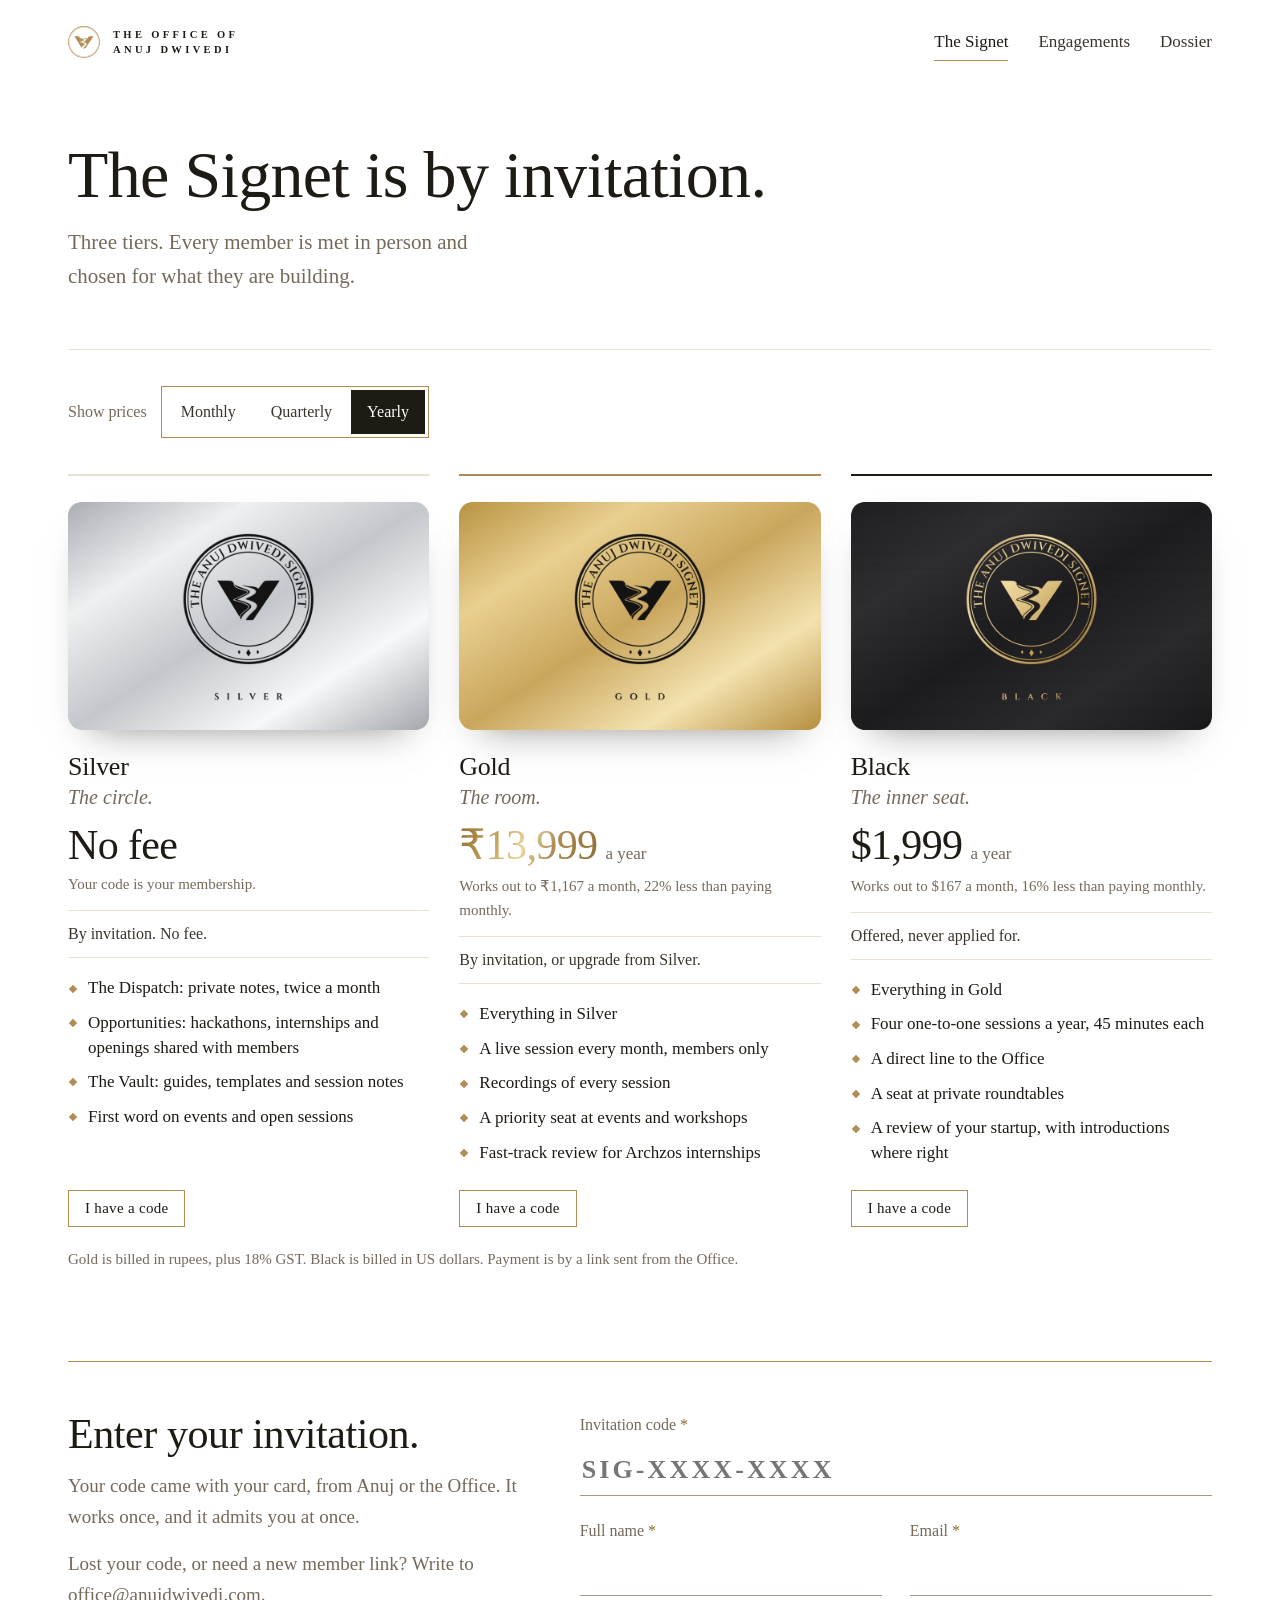
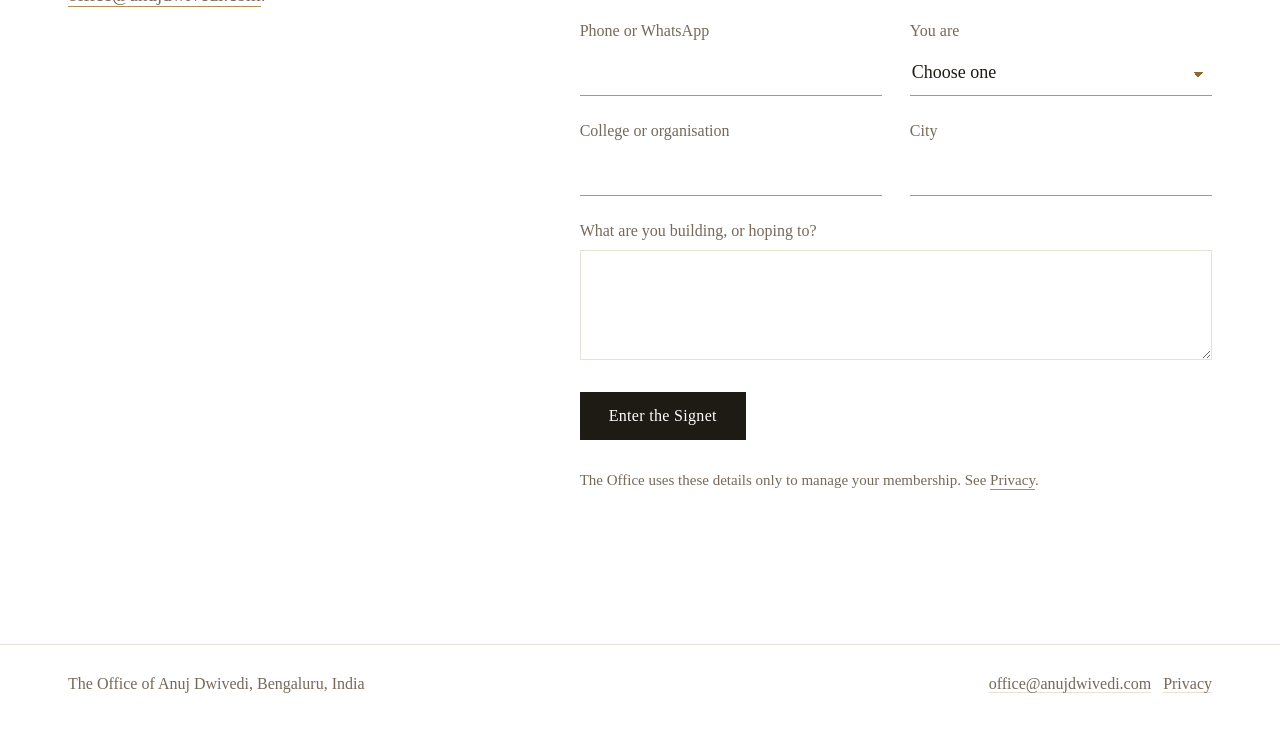
<file: signet.html>
<!doctype html>
<html lang="en">
<head>
<meta charset="utf-8">
<meta name="viewport" content="width=device-width, initial-scale=1, viewport-fit=cover">
<title>The Anuj Dwivedi Signet</title>
<meta name="description" content="Membership by invitation only.">
<meta name="color-scheme" content="light only">
<meta name="theme-color" content="#FFFFFF">
<meta name="robots" content="noindex,nofollow">
<link rel="canonical" href="https://anujdwivedi.com/signet">
<link rel="icon" href="https://eteknisubztpqzzssexh.supabase.co/storage/v1/object/public/site/v1/img/favicon.svg" type="image/svg+xml">
<link rel="icon" href="https://eteknisubztpqzzssexh.supabase.co/storage/v1/object/public/site/v1/img/favicon-32.png" sizes="32x32" type="image/png">
<link rel="apple-touch-icon" href="https://eteknisubztpqzzssexh.supabase.co/storage/v1/object/public/site/v1/img/apple-touch-icon.png">
<meta property="og:type" content="website">
<meta property="og:site_name" content="The Office of Anuj Dwivedi">
<meta property="og:title" content="The Anuj Dwivedi Signet">
<meta property="og:description" content="Membership by invitation only.">
<meta property="og:url" content="https://anujdwivedi.com/signet">
<meta property="og:image" content="https://eteknisubztpqzzssexh.supabase.co/storage/v1/object/public/site/v1/img/og.png">
<meta name="twitter:card" content="summary_large_image">
<link rel="preload" href="https://eteknisubztpqzzssexh.supabase.co/storage/v1/object/public/site/v1/fonts/cg-500.woff2" as="font" type="font/woff2" crossorigin>
<link rel="preload" href="https://eteknisubztpqzzssexh.supabase.co/storage/v1/object/public/site/v1/fonts/eb-400.woff2" as="font" type="font/woff2" crossorigin>
<link rel="stylesheet" href="/assets/site.css?v=2">
</head>
<body>
<header class="wrap top"><a class="mark" href="/" aria-label="The Office of Anuj Dwivedi, home"><img src="/assets/seal.svg" alt="" width="32" height="32"><span class="wm">THE OFFICE OF<br>ANUJ DWIVEDI</span></a><nav class="nav" aria-label="Main"><a href="/signet" aria-current="page">The Signet</a><a href="/request">Engagements</a><a href="/dossier" class="hide-s">Dossier</a></nav></header>
<main class="wrap">
  <section class="head">
    <h1>The Signet is by invitation.</h1>
    <p class="lede">Three tiers. Every member is met in person and chosen for what they are building.</p>
  </section>
  <div style="margin-top:36px" class="row"><span class="muted small">Show prices</span>
    <div class="seg" id="period" role="group" aria-label="Billing period"><button type="button" data-p="month" aria-pressed="false">Monthly</button><button type="button" data-p="quarter" aria-pressed="false">Quarterly</button><button type="button" data-p="year" aria-pressed="true">Yearly</button></div>
  </div>
  <div class="tiers" id="tiers"></div>
  <p class="taxnote">Gold is billed in rupees, plus 18% GST. Black is billed in US dollars. Payment is by a link sent from the Office.</p>
  <section class="invite" id="invite">
    <div class="side"><h2>Enter your invitation.</h2>
      <p style="margin-top:14px">Your code came with your card, from Anuj or the Office. It works once, and it admits you at once.</p>
      <p>Lost your code, or need a new member link? Write to <a class="link" href="mailto:office@anujdwivedi.com">office@anujdwivedi.com</a>.</p></div>
    <form id="code-form" class="form" novalidate>
      <div><label for="code">Invitation code <span class="req">*</span></label><input id="code" name="code" class="codein" required maxlength="20" autocomplete="off" autocapitalize="characters" spellcheck="false" placeholder="SIG-XXXX-XXXX"></div>
      <div class="grid2">
        <div><label for="full_name">Full name <span class="req">*</span></label><input id="full_name" name="full_name" required maxlength="120" autocomplete="name"></div>
        <div><label for="email">Email <span class="req">*</span></label><input id="email" name="email" type="email" required maxlength="200" autocomplete="email"></div>
        <div><label for="phone">Phone or WhatsApp</label><input id="phone" name="phone" type="tel" maxlength="40" autocomplete="tel"></div>
        <div><label for="member_type">You are</label><select id="member_type" name="member_type"><option value="">Choose one</option><option value="student">A student</option><option value="founder">A founder</option><option value="professional">A working professional</option><option value="institution">From an institution</option><option value="other">Other</option></select></div>
        <div><label for="organisation">College or organisation</label><input id="organisation" name="organisation" maxlength="200" autocomplete="organization"></div>
        <div><label for="city">City</label><input id="city" name="city" maxlength="80" autocomplete="address-level2"></div>
        <div class="full"><label for="building">What are you building, or hoping to?</label><textarea id="building" name="building" maxlength="2000"></textarea></div>
      </div>
      <div class="hp" aria-hidden="true"><label>Website<input name="website" tabindex="-1" autocomplete="off"></label></div>
      <div><button class="btn" type="submit">Enter the Signet</button></div>
      <p class="hint">The Office uses these details only to manage your membership. See <a class="link" href="/privacy">Privacy</a>.</p>
      <div class="status" role="alert" aria-live="polite"></div>
    </form>
  </section>
</main>
<script type="application/json" id="tiers-data">[{"key": "silver", "name": "Silver", "rank": 1, "currency": "INR", "price_month": null, "price_quarter": null, "price_year": null, "access": "By invitation. No fee.", "blurb": "The circle.", "benefits": ["The Dispatch: private notes, twice a month", "Opportunities: hackathons, internships and openings shared with members", "The Vault: guides, templates and session notes", "First word on events and open sessions"]}, {"key": "gold", "name": "Gold", "rank": 2, "currency": "INR", "price_month": 1499, "price_quarter": 3999, "price_year": 13999, "access": "By invitation, or upgrade from Silver.", "blurb": "The room.", "benefits": ["Everything in Silver", "A live session every month, members only", "Recordings of every session", "A priority seat at events and workshops", "Fast-track review for Archzos internships"]}, {"key": "black", "name": "Black", "rank": 3, "currency": "USD", "price_month": 199, "price_quarter": 549, "price_year": 1999, "access": "Offered, never applied for.", "blurb": "The inner seat.", "benefits": ["Everything in Gold", "Four one-to-one sessions a year, 45 minutes each", "A direct line to the Office", "A seat at private roundtables", "A review of your startup, with introductions where right"]}]</script>
<footer class="foot"><div class="wrap"><span>The Office of Anuj Dwivedi, Bengaluru, India</span>
<span><a href="mailto:office@anujdwivedi.com">office@anujdwivedi.com</a> &nbsp; <a href="/privacy">Privacy</a></span></div></footer>
<script src="/assets/app.js?v=2" defer></script><script src="/assets/signet.js?v=2" defer></script>
</body>
</html>
</file>
<file: assets/site.css>
/* The Office of Anuj Dwivedi. Light only, by the owner's rule.
   Layout idea: a private threshold. White paper, gold engraving, one seal; every page is a room behind a door. */
@font-face{font-family:"Cormorant Garamond";src:url(https://eteknisubztpqzzssexh.supabase.co/storage/v1/object/public/site/v1/fonts/cg-500.woff2) format("woff2");font-weight:500;font-display:swap}
@font-face{font-family:"Cormorant Garamond";src:url(https://eteknisubztpqzzssexh.supabase.co/storage/v1/object/public/site/v1/fonts/cg-600.woff2) format("woff2");font-weight:600;font-display:swap}
@font-face{font-family:"Cormorant Garamond";src:url(https://eteknisubztpqzzssexh.supabase.co/storage/v1/object/public/site/v1/fonts/cg-500i.woff2) format("woff2");font-weight:500;font-style:italic;font-display:swap}
@font-face{font-family:"EB Garamond";src:url(https://eteknisubztpqzzssexh.supabase.co/storage/v1/object/public/site/v1/fonts/eb-400.woff2) format("woff2");font-weight:400;font-display:swap}
@font-face{font-family:"EB Garamond";src:url(https://eteknisubztpqzzssexh.supabase.co/storage/v1/object/public/site/v1/fonts/eb-500.woff2) format("woff2");font-weight:500;font-display:swap}
@font-face{font-family:"EB Garamond";src:url(https://eteknisubztpqzzssexh.supabase.co/storage/v1/object/public/site/v1/fonts/eb-400-inr.woff2) format("woff2");font-weight:400;unicode-range:U+20B9}
@font-face{font-family:"EB Garamond";src:url(https://eteknisubztpqzzssexh.supabase.co/storage/v1/object/public/site/v1/fonts/eb-500-inr.woff2) format("woff2");font-weight:500;unicode-range:U+20B9}
@font-face{font-family:"Cinzel";src:url(https://eteknisubztpqzzssexh.supabase.co/storage/v1/object/public/site/v1/fonts/cz-600.woff2) format("woff2");font-weight:600;font-display:swap}

:root{
  color-scheme:light;
  --paper:#FFFFFF; --ivory:#FBF8F1; --ivory-2:#F4EEE2;
  --ink:#1E1A14; --ink-2:#3A342B; --muted:#75695A; --faint:#A39A8B;
  --hair:#E9E2D4; --gold:#B08D57; --gold-d:#8C6B2F; --gold-l:#E9D49A;
  --ok:#2F6B3F; --err:#9B2C2C;
  --foil:linear-gradient(115deg,#8C6B2F 0%,#C9A762 30%,#E9D49A 48%,#B08D57 66%,#8C6B2F 100%);
  --display:"Cormorant Garamond", Garamond, "Times New Roman", serif;
  --text:"EB Garamond", Garamond, "Times New Roman", serif;
  --mark:"Cinzel", "Trajan Pro", Georgia, serif;
  --side:max(18px, env(safe-area-inset-left, 0px));
}
*{box-sizing:border-box}
html{-webkit-text-size-adjust:100%;text-size-adjust:100%}
body{margin:0;background:var(--paper);color:var(--ink);font:400 19px/1.62 var(--text);font-variant-numeric:lining-nums;
  -webkit-font-smoothing:antialiased;text-rendering:optimizeLegibility}
img,svg{display:block;max-width:100%}
a{color:inherit;text-decoration:none}
button{font:inherit;color:inherit}
::selection{background:var(--gold-l);color:var(--ink)}
:focus-visible{outline:2px solid var(--gold);outline-offset:3px}
[hidden]{display:none!important}
.wrap{max-width:1180px;margin:0 auto;padding-left:var(--side);padding-right:max(18px, env(safe-area-inset-right, 0px))}
.narrow{max-width:760px}

/* ---------- header / footer */
.top{display:flex;justify-content:space-between;align-items:center;gap:20px;padding-block:24px}
.mark{display:flex;gap:13px;align-items:center}
.mark img{width:32px;height:32px}
.wm{font:600 10.5px/1.5 var(--mark);letter-spacing:.32em;color:var(--ink)}
.nav{display:flex;gap:30px;font-size:17px}
.nav a{color:var(--ink-2);padding-block:4px;border-bottom:1px solid transparent}
.nav a:hover,.nav a[aria-current=page]{color:var(--ink);border-bottom-color:var(--gold)}
.loc{font-style:italic;color:var(--muted);font-size:17px}
.foot{border-top:1px solid var(--hair);margin-top:90px}
.foot .wrap{display:flex;justify-content:space-between;gap:18px;flex-wrap:wrap;padding-block:26px 36px;color:var(--muted);font-size:16px}
.foot a{border-bottom:1px solid var(--hair)}

/* ---------- type */
h1,h2,h3{font-family:var(--display);font-weight:500;letter-spacing:-.01em;text-wrap:balance;margin:0}
h1{font-size:clamp(40px,5.4vw,66px);line-height:1.04}
h2{font-size:clamp(30px,3.6vw,42px);line-height:1.08}
h3{font-size:26px;line-height:1.15}
p{margin:0 0 16px}
.lede{font-size:21px;color:var(--muted);max-width:44ch;text-wrap:pretty}
.muted{color:var(--muted)}
.small{font-size:16px}
.link{border-bottom:1px solid var(--gold);padding-bottom:1px}
.link:hover{color:var(--gold-d)}

/* ---------- buttons */
.btn{display:inline-flex;align-items:center;justify-content:center;gap:8px;padding:15px 28px;background:var(--ink);color:var(--paper);
  border:1px solid var(--ink);font:500 16px/1 var(--text);letter-spacing:.02em;cursor:pointer;transition:background .2s,color .2s}
.btn:hover{background:#000}
.btn.ghost{background:transparent;color:var(--ink);border-color:var(--gold)}
.btn.ghost:hover{background:var(--ivory)}
.btn.small{padding:10px 16px;font-size:15px}
.btn[disabled]{opacity:.5;cursor:default}
.textbtn{background:none;border:0;padding:0;cursor:pointer;border-bottom:1px solid var(--gold);color:var(--ink-2);font-size:16px}

/* ---------- threshold (home) */
.thr{text-align:center;padding-block:6px 30px}
.ros{width:min(340px,72vw);height:auto;margin:0 auto}
.ros .rings circle{fill:none;stroke:var(--gold);stroke-width:.55;stroke-dasharray:var(--c);stroke-dashoffset:var(--c);animation:draw 2.4s cubic-bezier(.5,0,.2,1) var(--d) forwards}
.ros .frame{fill:none;stroke:var(--gold-d);stroke-width:1.6}
.ros .frame.thin{stroke-width:.6;stroke:var(--gold)}
.ros .emb{fill:var(--gold-d)}
@keyframes draw{to{stroke-dashoffset:0}}
.thr h1{margin:38px 0 14px}
.thr .lede{margin:0 auto;max-width:44ch}
.doors{display:flex;gap:28px;justify-content:center;flex-wrap:wrap;margin:52px auto 0}
.door{position:relative;width:320px;max-width:100%;height:340px;border:1px solid var(--gold);border-radius:160px 160px 0 0;
  display:flex;flex-direction:column;justify-content:flex-end;align-items:center;text-align:center;padding:0 28px 38px;background:var(--paper);transition:background .45s}
.door::before{content:"";position:absolute;inset:9px 9px 0;border:1px solid var(--hair);border-bottom:0;border-radius:151px 151px 0 0;pointer-events:none;transition:border-color .45s}
.door::after{content:"";position:absolute;left:50%;top:112px;width:9px;height:9px;background:var(--gold);transform:translateX(-50%) rotate(45deg);transition:transform .45s}
.door:hover{background:var(--ivory)}
.door:hover::before{border-color:var(--gold)}
.door:hover::after{transform:translateX(-50%) rotate(225deg) scale(1.2)}
.door .t{font:500 29px/1.15 var(--display);text-wrap:balance}
.door .d{color:var(--muted);font-size:17px;margin-top:10px}
.quiet{display:inline-block;margin-top:34px;color:var(--muted)}

/* ---------- page heads */
.head{padding-block:56px 40px;border-bottom:1px solid var(--hair)}
.head .lede{margin-top:16px}

/* ---------- dossier */
.dossier{padding-block:70px 0}
.dossier h1{max-width:16ch;font-size:clamp(44px,6.4vw,84px);line-height:1}
.dossier .intro{margin-top:30px;font-size:22px;max-width:46ch;color:var(--ink-2)}
.story{margin-top:56px;border-top:1px solid var(--gold)}
.story p{font:500 clamp(24px,2.6vw,31px)/1.32 var(--display);margin:0;padding-block:22px;border-bottom:1px solid var(--hair);max-width:none}
.dossier .close{margin-top:40px;font-style:italic;color:var(--muted);font-size:20px}

/* ---------- forms */
.form{display:grid;gap:22px}
.grid2{display:grid;grid-template-columns:repeat(2,minmax(0,1fr));gap:22px 28px}
.full{grid-column:1/-1}
fieldset{border:0;margin:0;padding:0;min-width:0}
legend{font:500 26px/1.2 var(--display);padding:0;margin-bottom:18px}
label{display:block;font-size:16px;color:var(--muted);margin-bottom:6px}
.req{color:var(--gold-d)}
input,select,textarea{width:100%;font:400 18px/1.4 var(--text);color:var(--ink);background:var(--paper);border:0;border-bottom:1px solid var(--faint);
  padding:10px 2px;border-radius:0;outline:0;font-variant-numeric:lining-nums}
textarea{min-height:110px;resize:vertical;border:1px solid var(--hair);padding:12px}
input:focus,select:focus,textarea:focus{border-color:var(--gold-d)}
select{appearance:none;background-image:linear-gradient(45deg,transparent 50%,var(--gold-d) 50%),linear-gradient(135deg,var(--gold-d) 50%,transparent 50%);
  background-position:calc(100% - 14px) 55%,calc(100% - 9px) 55%;background-size:5px 5px;background-repeat:no-repeat;padding-right:28px}
.check{display:flex;gap:12px;align-items:flex-start;color:var(--ink);font-size:18px;cursor:pointer}
.check input{width:18px;height:18px;margin-top:5px;accent-color:var(--gold-d)}
.hint{font-size:15px;color:var(--muted);margin-top:6px}
.hp{position:absolute;left:-9999px;width:1px;height:1px;overflow:hidden}
.status{min-height:24px;font-size:17px}
.status.err{color:var(--err)}
.status.ok{color:var(--ok)}
.codein{font:600 26px/1.2 var(--display);letter-spacing:.12em;text-transform:uppercase}

/* ---------- segmented period switch */
.seg{display:inline-flex;border:1px solid var(--gold);padding:3px;gap:3px}
.seg button{background:none;border:0;padding:9px 16px;cursor:pointer;font-size:16px;color:var(--ink-2)}
.seg button[aria-pressed=true]{background:var(--ink);color:var(--paper)}

/* ---------- tiers */
.tiers{display:grid;grid-template-columns:repeat(3,minmax(0,1fr));gap:30px;margin-top:36px}
.tier{display:flex;flex-direction:column;gap:0;border-top:2px solid var(--hair);padding-top:26px}
.tier.gold{border-top-color:var(--gold)}
.tier.black{border-top-color:var(--ink)}
.tier img{width:100%;height:auto;aspect-ratio:900/568;object-fit:cover;border-radius:12px;box-shadow:0 20px 38px -24px rgba(30,26,20,.55)}
.tier h3{margin-top:22px}
.tier .blurb{font:italic 500 20px/1.3 var(--display);color:var(--muted);margin:2px 0 14px}
.price{display:flex;align-items:baseline;gap:8px;flex-wrap:wrap}
.price .n{font:500 42px/1 var(--text);font-variant-numeric:lining-nums;letter-spacing:-.015em}
.tier.gold .price .n{background:var(--foil);-webkit-background-clip:text;background-clip:text;color:transparent}
.price .per{color:var(--muted);font-size:17px}
.breakdown{font-size:15px;color:var(--muted);margin:6px 0 0;min-height:1.6em}
.access{font-size:16px;color:var(--ink-2);margin:14px 0 0;padding:10px 0;border-top:1px solid var(--hair);border-bottom:1px solid var(--hair)}
.benefits{list-style:none;margin:18px 0 0;padding:0;display:grid;gap:10px}
.benefits li{position:relative;padding-left:20px;font-size:17px;line-height:1.45}
.benefits li::before{content:"";position:absolute;left:2px;top:.55em;width:6px;height:6px;background:var(--gold);transform:rotate(45deg)}
.tier .cta{margin-top:auto;padding-top:24px}
.taxnote{font-size:15px;color:var(--muted);margin-top:20px}

/* ---------- invitation form block */
.invite{margin-top:90px;display:grid;grid-template-columns:5fr 7fr;gap:60px;align-items:start;border-top:1px solid var(--gold);padding-top:50px}
.invite .side p{color:var(--muted)}

/* ---------- welcome / member card */
.welcome{display:grid;grid-template-columns:minmax(0,5fr) minmax(0,6fr);gap:50px;align-items:center}
.mcard{position:relative;border-radius:14px;overflow:hidden;box-shadow:0 30px 60px -30px rgba(30,26,20,.55)}
.mcard img{width:100%;height:auto}
.mcard .no{position:absolute;right:6%;top:8%;font:600 12px/1 var(--mark);letter-spacing:.3em}
.mcard.silver .no,.mcard.gold .no{color:#1E1A14}
.mcard.black .no{color:var(--gold-l)}
.keybox{border:1px solid var(--hair);background:var(--ivory);padding:16px;font-size:15px;word-break:break-all;margin:10px 0 12px}
.row{display:flex;gap:14px;flex-wrap:wrap;align-items:center}

/* ---------- members room */
.room-head{padding-block:40px 34px;border-bottom:1px solid var(--hair)}
.tabs{display:flex;gap:26px;flex-wrap:wrap;border-bottom:1px solid var(--hair);margin-top:30px}
.tabs button{background:none;border:0;padding:12px 0;margin-bottom:-1px;cursor:pointer;font-size:18px;color:var(--muted);border-bottom:2px solid transparent}
.tabs button[aria-selected=true]{color:var(--ink);border-bottom-color:var(--gold)}
.feed{display:grid;gap:0}
.post{padding-block:24px;border-bottom:1px solid var(--hair);display:grid;grid-template-columns:150px minmax(0,1fr);gap:24px}
.post .when{color:var(--muted);font-size:16px}
.post h3{font-size:27px}
.post .body{white-space:pre-wrap;margin-top:8px;color:var(--ink-2)}
.post .go{margin-top:12px;display:inline-block}
.empty{padding-block:40px;color:var(--muted);font-style:italic}
.lockline{margin-top:18px;padding:14px 16px;background:var(--ivory);color:var(--ink-2);font-size:16px}
.upg{margin-top:70px;border-top:1px solid var(--gold);padding-top:44px}
.reqs{margin-top:22px;display:grid;gap:10px}
.reqs .r{display:flex;justify-content:space-between;gap:16px;flex-wrap:wrap;align-items:center;padding:14px 16px;border:1px solid var(--hair)}
.pill{display:inline-block;font-size:13px;letter-spacing:.04em;padding:3px 10px;border:1px solid var(--hair);color:var(--ink-2);background:var(--paper);white-space:nowrap}
.pill.unused,.pill.requested{border-color:var(--gold-l)}
.pill.shared,.pill.link_sent{background:var(--ivory);border-color:var(--gold)}
.pill.redeemed,.pill.paid,.pill.active{background:#EEF4EF;border-color:#CFE0D3;color:var(--ok)}
.pill.void,.pill.cancelled{color:var(--faint)}
.pill.t-silver{background:#F1F2F3}.pill.t-gold{background:#FBF3DF;border-color:var(--gold-l)}.pill.t-black{background:var(--ink);color:var(--gold-l);border-color:var(--ink)}

/* ---------- office panel */
.panel{padding-block:30px 0}
.counts{display:grid;grid-template-columns:repeat(3,minmax(0,1fr));gap:18px;margin:24px 0}
.counts div{border:1px solid var(--hair);padding:16px 18px}
.counts b{font:500 28px/1 var(--text);display:block;margin-top:4px}
.filters{display:flex;gap:12px;flex-wrap:wrap;align-items:center;margin:8px 0 18px}
.list{display:grid;gap:0;border-top:1px solid var(--hair)}
.item{display:grid;grid-template-columns:minmax(0,2.2fr) minmax(0,1.4fr) minmax(0,2fr) auto;gap:14px;align-items:center;padding:14px 0;border-bottom:1px solid var(--hair);font-size:17px}
.item .code{font:600 21px/1 var(--display);letter-spacing:.08em;font-variant-numeric:tabular-nums lining-nums}
.item .meta{color:var(--muted);font-size:15px}
.item .acts{display:flex;gap:8px;flex-wrap:wrap;justify-content:flex-end}
.item input{font-size:16px;padding:6px 2px}
.card2{border:1px solid var(--hair);padding:18px 20px;margin-bottom:14px}
.card2 .hdr{display:flex;justify-content:space-between;gap:12px;flex-wrap:wrap;align-items:baseline}
.toast{position:fixed;left:50%;bottom:calc(24px + env(safe-area-inset-bottom, 0px));transform:translateX(-50%);background:var(--ink);color:var(--paper);padding:12px 20px;font-size:16px;z-index:50;max-width:90vw}

/* ---------- responsive */
@media (max-width:900px){
  .tiers{grid-template-columns:minmax(0,1fr);gap:56px}
  .invite,.welcome{grid-template-columns:minmax(0,1fr);gap:36px}
  .post{grid-template-columns:minmax(0,1fr);gap:4px}
  .item{grid-template-columns:minmax(0,1fr) auto;row-gap:8px}
  .item .meta{grid-column:1/-1}
}
@media (max-width:700px){
  body{font-size:18px}
  .top{padding-block:16px}
  .nav{gap:16px;font-size:15px}
  .loc{display:none}
  .doors{gap:18px;margin-top:40px}
  .door{width:100%;max-width:360px;height:240px;border-radius:130px 130px 0 0;padding-bottom:28px}
  .door::before{border-radius:121px 121px 0 0}.door::after{top:80px}
  .grid2{grid-template-columns:minmax(0,1fr)}
  .counts{grid-template-columns:minmax(0,1fr)}
  .wm{font-size:9.5px}
  .foot{margin-top:60px}
}
@media (max-width:420px){.nav a.hide-s{display:none}}
@media (prefers-reduced-motion:reduce){.ros .rings circle{animation:none;stroke-dashoffset:0}*{transition:none!important}}
</file>
